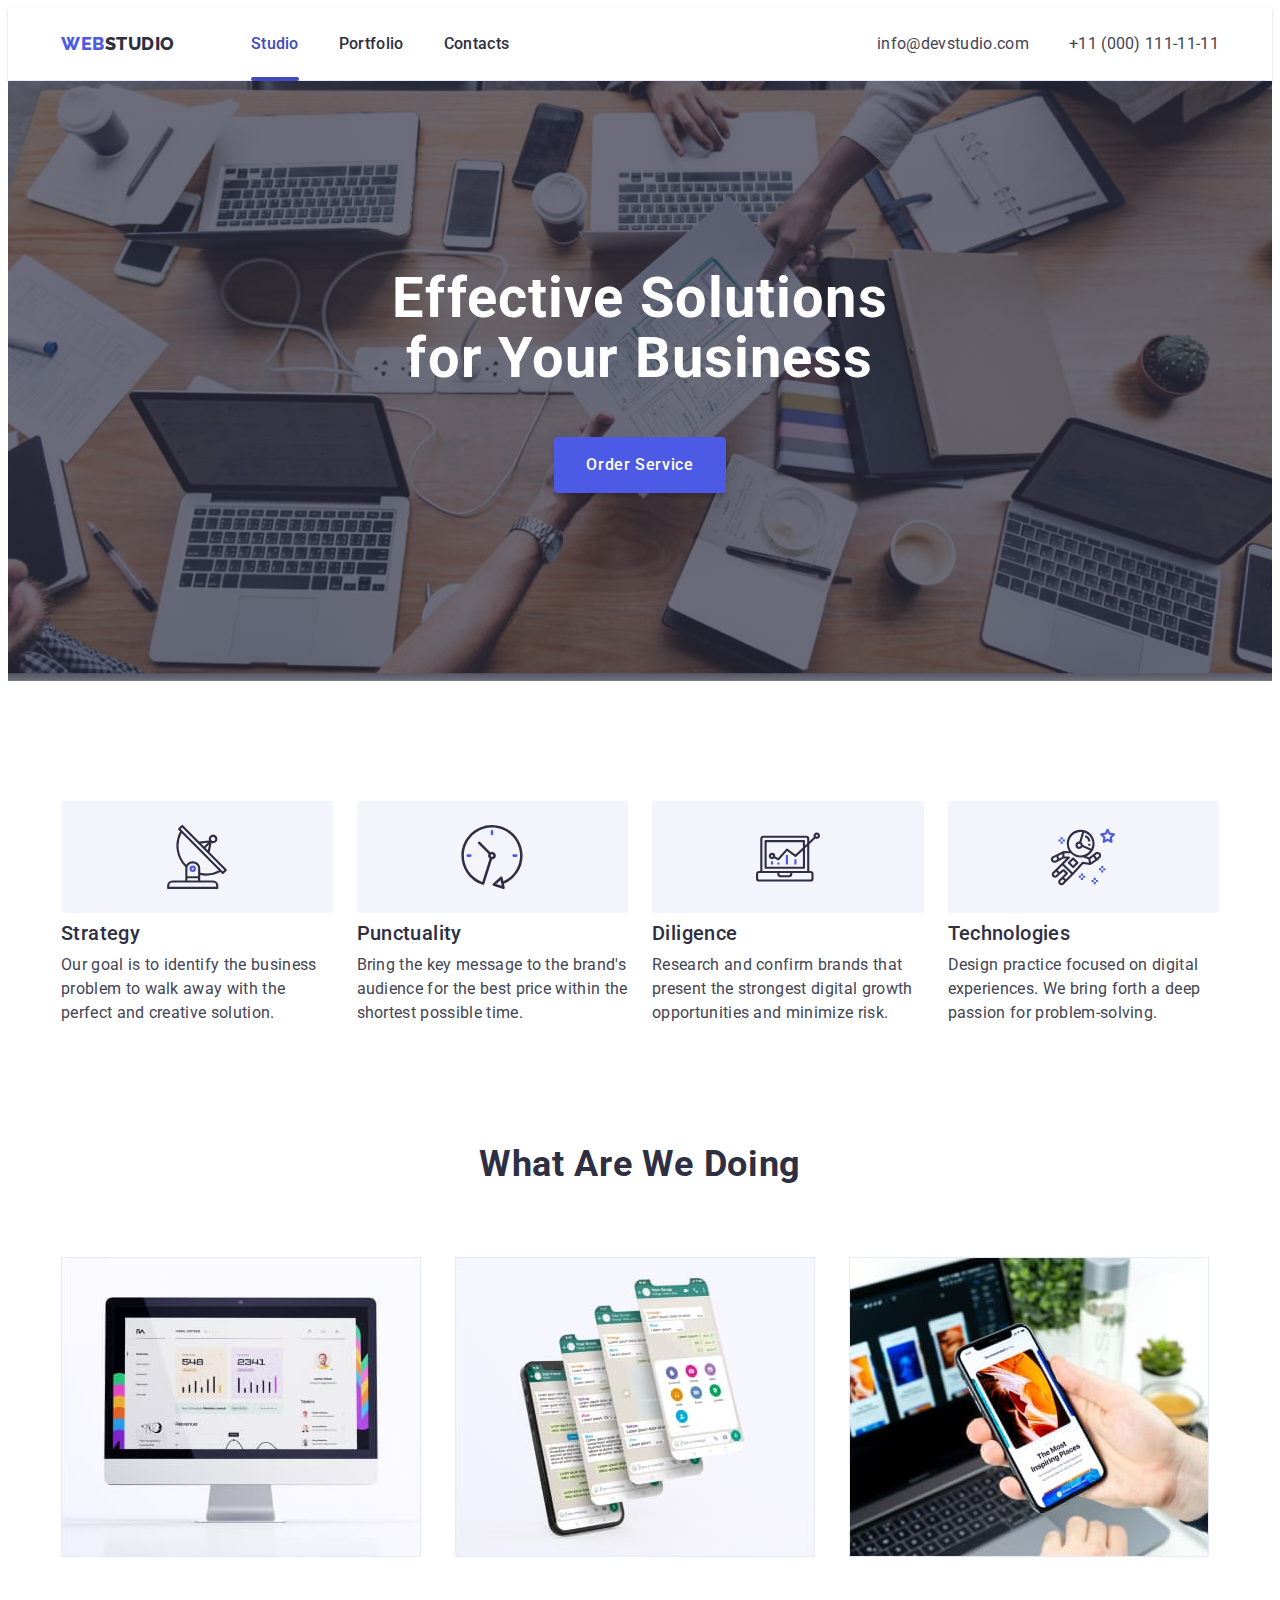
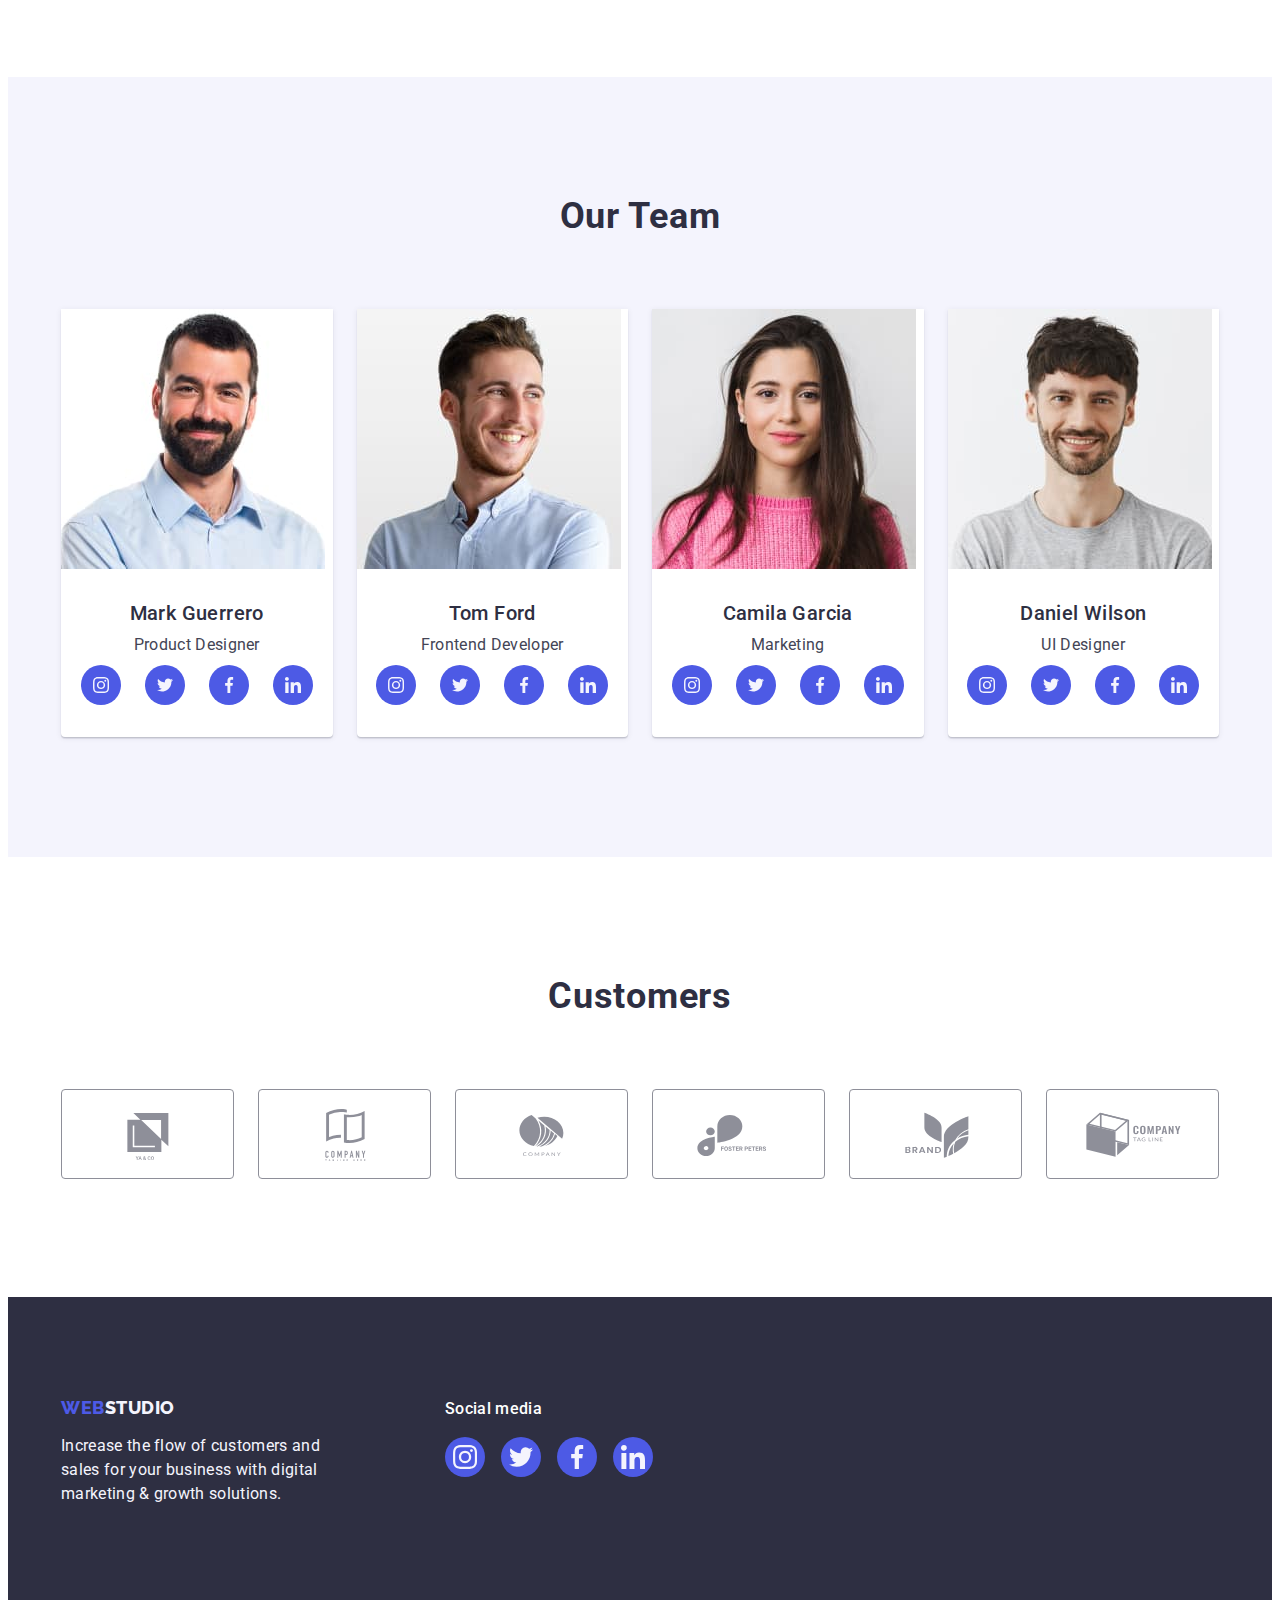
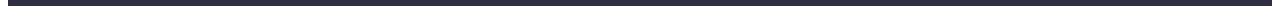
<file: index.html>
<!DOCTYPE html>
<html lang="en">
  <head>
    <meta charset="UTF-8" />
    <meta http-equiv="X-UA-Compatible" content="IE=edge" />
    <meta name="viewport" content="width=device-width, initial-scale=1.0" />
    <link rel="preconnect" href="https://fonts.googleapis.com" />
    <link rel="preconnect" href="https://fonts.gstatic.com" crossorigin />
    <link
      href="https://fonts.googleapis.com/css2?family=Raleway:wght@800&family=Roboto:wght@400;500;700;900&display=swap"
      rel="stylesheet"
    />
    <link
      rel="stylesheet"
      href="https://cdnjs.cloudflare.com/ajax/libs/modern-normalize/2.0.0/modern-normalize.min.css"
      integrity="sha512-4xo8blKMVCiXpTaLzQSLSw3KFOVPWhm/TRtuPVc4WG6kUgjH6J03IBuG7JZPkcWMxJ5huwaBpOpnwYElP/m6wg=="
      crossorigin="anonymous"
      referrerpolicy="no-referrer"
    />
    <link rel="stylesheet" href="./css/styles.css" />
    <title>Web Studio</title>
  </head>
  <body>
    <!-- Header -->
    <header class="header">
      <div class="container header-container">
        <nav class="header-nav">
          <a class="logo-link link" href="./index.html"
            >Web<span class="color-logo-header">Studio</span></a
          >
          <ul class="nav-list list">
            <li>
              <a class="nav-link link current" href="./index.html">Studio</a>
            </li>
            <li>
              <a class="nav-link link" href="./portfolio.html">Portfolio</a>
            </li>
            <li><a class="nav-link link" href="">Contacts</a></li>
          </ul>
        </nav>

        <address class="contacts">
          <ul class="contacts-list list">
            <li>
              <a
                class="contacts-link link"
                href="mailto:info@devstudio.com"
                target="_blank"
                >info@devstudio.com</a
              >
            </li>
            <li>
              <a
                class="contacts-link link"
                href="tel:+110001111111"
                target="_blank"
                >+11 (000) 111-11-11</a
              >
            </li>
          </ul>
        </address>
      </div>
    </header>

    <!-- Main content -->
    <main>
      <!--Hero  -->
      <section class="hero">
        <div class="container hero-container">
          <h1 class="hero-title">Effective Solutions for Your Business</h1>
          <button class="hero-btn" type="button" data-modal-open>
            Order Service
          </button>
        </div>
      </section>

      <!-- Our advantages -->
      <section class="advant">
        <div class="container">
          <h2 class="visually-hidden">Our advantages</h2>
          <ul class="advant-list list">
            <li class="advant-item">
              <div class="advant-icons">
                <svg width="64" height="64">
                  <use href="./images/icons.svg#icon-antenna"></use>
                </svg>
              </div>
              <h3 class="advant-title">Strategy</h3>
              <p class="advant-text">
                Our goal is to identify the business problem to walk away with
                the perfect and creative solution.
              </p>
            </li>
            <li class="advant-item">
              <div class="advant-icons">
                <svg width="64" height="64">
                  <use href="./images/icons.svg#icon-clock"></use>
                </svg>
              </div>
              <h3 class="advant-title">Punctuality</h3>
              <p class="advant-text">
                Bring the key message to the brand's audience for the best price
                within the shortest possible time.
              </p>
            </li>
            <li class="advant-item">
              <div class="advant-icons">
                <svg width="64" height="64">
                  <use href="./images/icons.svg#icon-diagram"></use>
                </svg>
              </div>
              <h3 class="advant-title">Diligence</h3>
              <p class="advant-text">
                Research and confirm brands that present the strongest digital
                growth opportunities and minimize risk.
              </p>
            </li>
            <li class="advant-item">
              <div class="advant-icons">
                <svg width="64" height="64">
                  <use href="./images/icons.svg#icon-astronaut"></use>
                </svg>
              </div>
              <h3 class="advant-title">Technologies</h3>
              <p class="advant-text">
                Design practice focused on digital experiences. We bring forth a
                deep passion for problem-solving.
              </p>
            </li>
          </ul>
        </div>
      </section>
      <!-- About us -->
      <section class="about-us">
        <div class="container">
          <h2 class="about-title">What are we doing</h2>
          <ul class="about-list list">
            <li class="about-item">
              <img
                src="./images/img-1.jpg"
                alt="iMac photo"
                width="360"
                height="300"
              />
            </li>
            <li class="about-item">
              <img
                src="./images/img-2.jpg"
                alt="smartphone"
                width="360"
                height="300"
              />
            </li>
            <li class="about-item">
              <img
                src="./images/img-3.jpg"
                alt="notebook and smartphone"
                width="360"
                height="300"
              />
            </li>
          </ul>
        </div>
      </section>

      <!-- Our Team -->
      <section class="our-team">
        <div class="container">
          <h2 class="team-title">Our Team</h2>
          <ul class="team-list list">
            <li class="team-item">
              <img
                src="./images/team-1.jpg"
                alt="Mark Guerrero of photo"
                width="264"
                height="260"
              />
              <div class="team-content">
                <h3 class="team-name">Mark Guerrero</h3>
                <p class="team-position">Product Designer</p>
                <ul class="team-social-list">
                  <li class="team-social-item">
                    <a class="team-social-link" href="">
                      <svg class="team-social-icons" width="16" height="16">
                        <use href="./images/icons.svg#icon-instagram"></use>
                      </svg>
                    </a>
                  </li>
                  <li class="team-social-item">
                    <a class="team-social-link" href="">
                      <svg class="team-social-icons" width="16" height="16">
                        <use href="./images/icons.svg#icon-twitter"></use>
                      </svg>
                    </a>
                  </li>
                  <li class="team-social-item">
                    <a class="team-social-link" href="">
                      <svg class="team-social-icons" width="16" height="16">
                        <use href="./images/icons.svg#icon-facebook"></use>
                      </svg>
                    </a>
                  </li>
                  <li class="team-social-item">
                    <a class="team-social-link" href="">
                      <svg class="team-social-icons" width="16" height="16">
                        <use href="./images/icons.svg#icon-linkedin"></use>
                      </svg>
                    </a>
                  </li>
                </ul>
              </div>
            </li>
            <li class="team-item">
              <img
                src="./images/team-2.jpg"
                alt="Tom Ford of photo"
                width="264"
                height="260"
              />
              <div class="team-content">
                <h3 class="team-name">Tom Ford</h3>
                <p class="team-position">Frontend Developer</p>
                <ul class="team-social-list">
                  <li class="team-social-item">
                    <a class="team-social-link" href="">
                      <svg class="team-social-icons" width="16" height="16">
                        <use href="./images/icons.svg#icon-instagram"></use>
                      </svg>
                    </a>
                  </li>
                  <li class="team-social-item">
                    <a class="team-social-link" href="">
                      <svg class="team-social-icons" width="16" height="16">
                        <use href="./images/icons.svg#icon-twitter"></use>
                      </svg>
                    </a>
                  </li>
                  <li class="team-social-item">
                    <a class="team-social-link" href="">
                      <svg class="team-social-icons" width="16" height="16">
                        <use href="./images/icons.svg#icon-facebook"></use>
                      </svg>
                    </a>
                  </li>
                  <li class="team-social-item">
                    <a class="team-social-link" href="">
                      <svg class="team-social-icons" width="16" height="16">
                        <use href="./images/icons.svg#icon-linkedin"></use>
                      </svg>
                    </a>
                  </li>
                </ul>
              </div>
            </li>
            <li class="team-item">
              <img
                src="./images/team-3.jpg"
                alt="Camila Garcia of photo"
                width="264"
                height="260"
              />
              <div class="team-content">
                <h3 class="team-name">Camila Garcia</h3>
                <p class="team-position">Marketing</p>
                <ul class="team-social-list">
                  <li class="team-social-item">
                    <a class="team-social-link" href="">
                      <svg class="team-social-icons" width="16" height="16">
                        <use href="./images/icons.svg#icon-instagram"></use>
                      </svg>
                    </a>
                  </li>
                  <li class="team-social-item">
                    <a class="team-social-link" href="">
                      <svg class="team-social-icons" width="16" height="16">
                        <use href="./images/icons.svg#icon-twitter"></use>
                      </svg>
                    </a>
                  </li>
                  <li class="team-social-item">
                    <a class="team-social-link" href="">
                      <svg class="team-social-icons" width="16" height="16">
                        <use href="./images/icons.svg#icon-facebook"></use>
                      </svg>
                    </a>
                  </li>
                  <li class="team-social-item">
                    <a class="team-social-link" href="">
                      <svg class="team-social-icons" width="16" height="16">
                        <use href="./images/icons.svg#icon-linkedin"></use>
                      </svg>
                    </a>
                  </li>
                </ul>
              </div>
            </li>
            <li class="team-item">
              <img
                src="./images/team-4.jpg"
                alt="Daniel Wilson of photo"
                width="264"
                height="260"
              />
              <div class="team-content">
                <h3 class="team-name">Daniel Wilson</h3>
                <p class="team-position">UI Designer</p>
                <ul class="team-social-list">
                  <li class="team-social-item">
                    <a class="team-social-link" href="">
                      <svg class="team-social-icons" width="16" height="16">
                        <use href="./images/icons.svg#icon-instagram"></use>
                      </svg>
                    </a>
                  </li>
                  <li class="team-social-item">
                    <a class="team-social-link" href="">
                      <svg class="team-social-icons" width="16" height="16">
                        <use href="./images/icons.svg#icon-twitter"></use>
                      </svg>
                    </a>
                  </li>
                  <li class="team-social-item">
                    <a class="team-social-link" href="">
                      <svg class="team-social-icons" width="16" height="16">
                        <use href="./images/icons.svg#icon-facebook"></use>
                      </svg>
                    </a>
                  </li>
                  <li class="team-social-item">
                    <a class="team-social-link" href="">
                      <svg class="team-social-icons" width="16" height="16">
                        <use href="./images/icons.svg#icon-linkedin"></use>
                      </svg>
                    </a>
                  </li>
                </ul>
              </div>
            </li>
          </ul>
        </div>
      </section>
      <!-- Customers -->
      <section class="customers">
        <div class="container">
          <h2 class="customers-title">Customers</h2>
          <ul class="customers-list">
            <li class="customers-item">
              <a class="customers-link" href="">
                <svg class="customers-icons" width="104" height="56">
                  <use href="./images/icons.svg#icon-logo"></use>
                </svg>
              </a>
            </li>
            <li class="customers-item">
              <a class="customers-link" href="">
                <svg class="customers-icons" width="104" height="56">
                  <use href="./images/icons.svg#icon-logo-1"></use>
                </svg>
              </a>
            </li>
            <li class="customers-item">
              <a class="customers-link" href="">
                <svg class="customers-icons" width="104" height="56">
                  <use href="./images/icons.svg#icon-logo-2"></use>
                </svg>
              </a>
            </li>
            <li class="customers-item">
              <a class="customers-link" href="">
                <svg class="customers-icons" width="104" height="56">
                  <use href="./images/icons.svg#icon-logo-3"></use>
                </svg>
              </a>
            </li>
            <li class="customers-item">
              <a class="customers-link" href="">
                <svg class="customers-icons" width="104" height="56">
                  <use href="./images/icons.svg#icon-logo-4"></use>
                </svg>
              </a>
            </li>
            <li class="customers-item">
              <a class="customers-link" href="">
                <svg class="customers-icons" width="104" height="56">
                  <use href="./images/icons.svg#icon-logo-5"></use>
                </svg>
              </a>
            </li>
          </ul>
        </div>
      </section>
    </main>
    <!-- Footer -->
    <footer class="footer">
      <div class="container footer-container">
        <div class="content-footer">
          <a class="footer-logo link" href="./index.html"
            >Web<span class="color-logo-footer">Studio</span></a
          >
          <p class="footer-text">
            Increase the flow of customers and sales for your business with
            digital marketing & growth solutions.
          </p>
        </div>
        <div class="social-footer">
          <p class="social-text-footer">Social media</p>
          <ul class="social-list-footet">
            <li class="social-item-footer">
              <a class="social-link-footer" href="">
                <svg class="social-icons-footer" width="24" height="24">
                  <use href="./images/icons.svg#icon-instagram-footer"></use>
                </svg>
              </a>
            </li>
            <li class="social-item-footer">
              <a class="social-link-footer" href="">
                <svg class="social-icons-footer" width="24" height="24">
                  <use href="./images/icons.svg#icon-twitter-footer"></use>
                </svg>
              </a>
            </li>
            <li class="social-item-footer">
              <a class="social-link-footer" href="">
                <svg class="social-icons-footer" width="24" height="24">
                  <use href="./images/icons.svg#icon-facebook-footer"></use>
                </svg>
              </a>
            </li>
            <li class="social-item-footer">
              <a class="social-link-footer" href="">
                <svg class="social-icons-footer" width="24" height="24">
                  <use href="./images/icons.svg#icon-linkedin-footer"></use>
                </svg>
              </a>
            </li>
          </ul>
        </div>
      </div>
    </footer>
    <div class="backdrop is-hidden" data-modal>
      <div class="modal">
        <button type="button" class="modal-btn" data-modal-close>
          <svg class="icon-close" width="8" height="8">
            <use href="./images/icons.svg#icon-close"></use>
          </svg>
        </button>
      </div>
    </div>
    <script src="./js/modal.js"></script>
  </body>
</html>
</file>
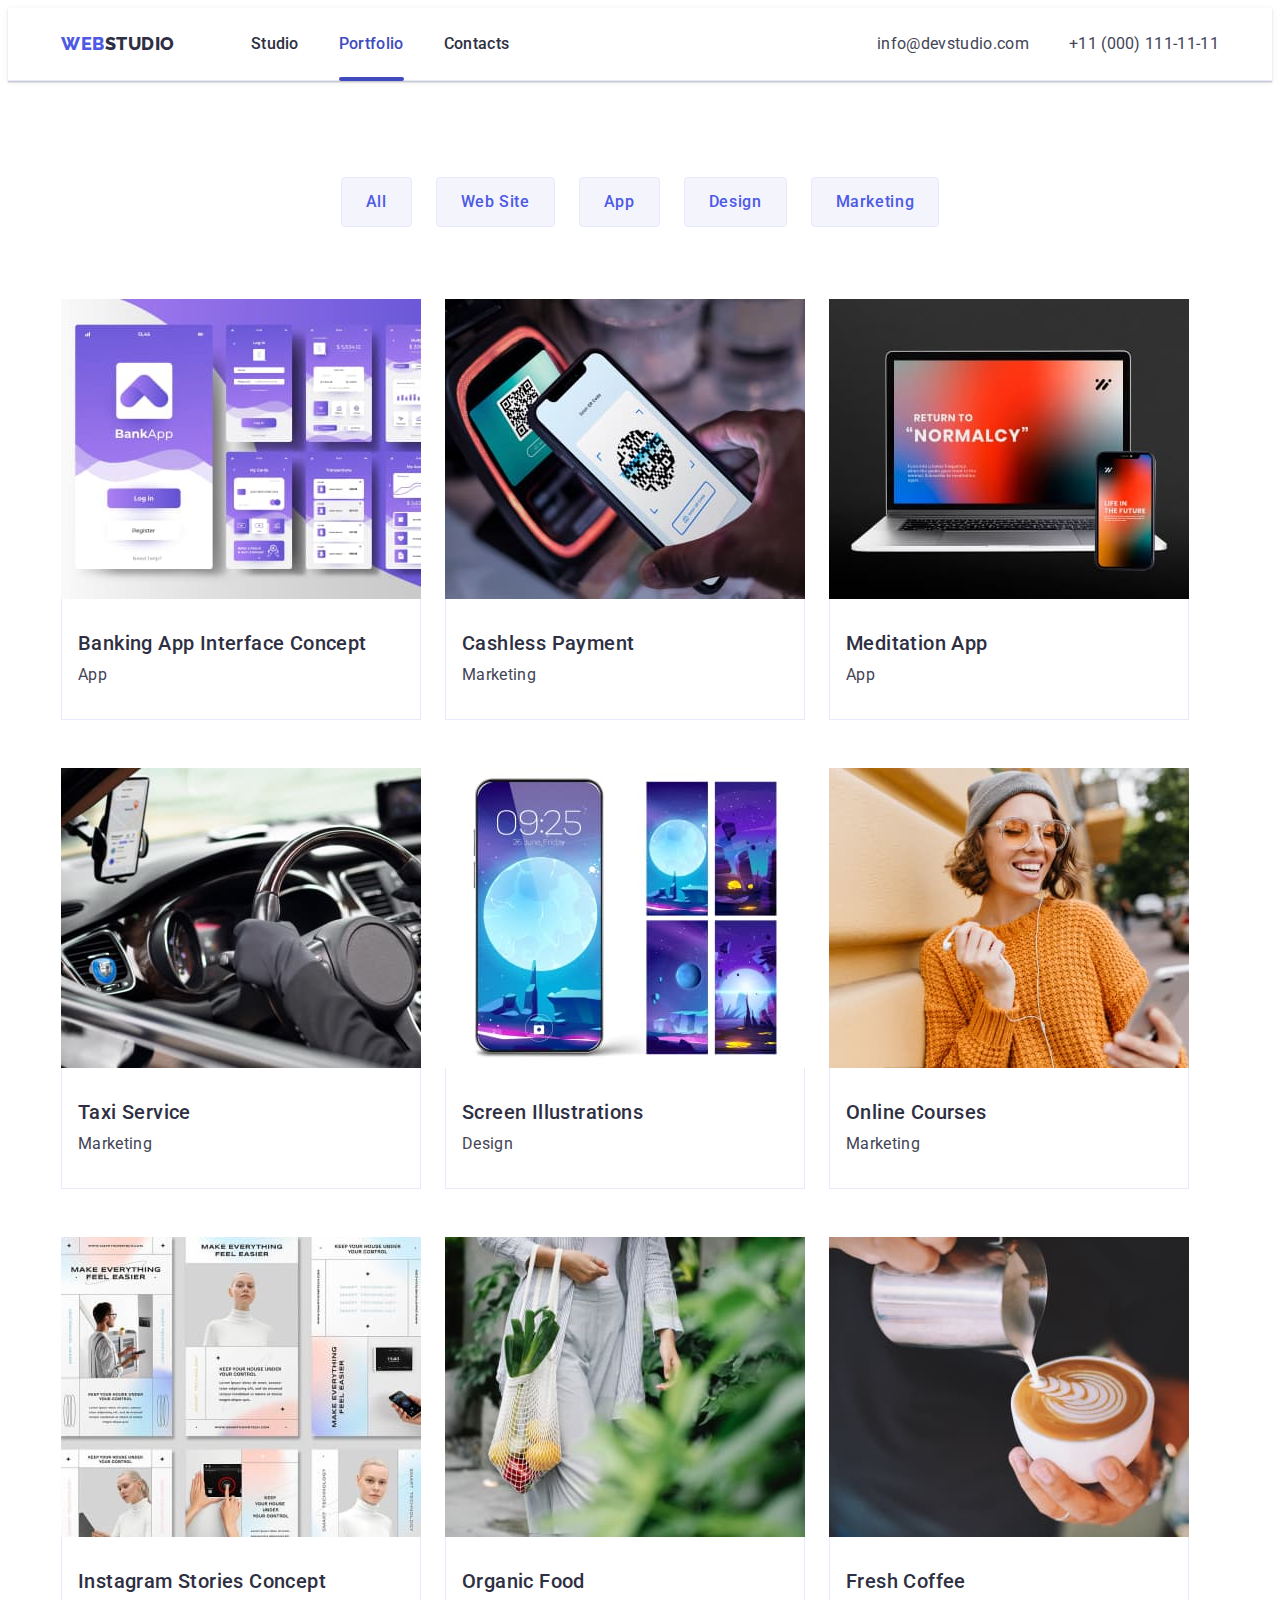
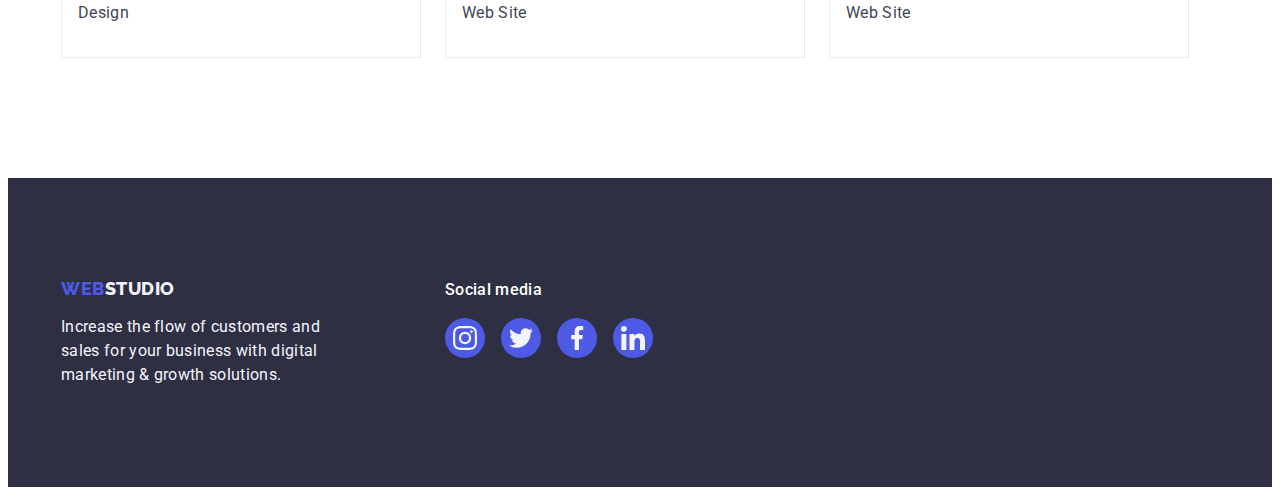
<file: portfolio.html>
<!DOCTYPE html>
<html lang="en">
  <head>
    <meta charset="UTF-8" />
    <meta http-equiv="X-UA-Compatible" content="IE=edge" />
    <meta name="viewport" content="width=device-width, initial-scale=1.0" />
    <link rel="preconnect" href="https://fonts.googleapis.com" />
    <link rel="preconnect" href="https://fonts.gstatic.com" crossorigin />
    <link
      href="https://fonts.googleapis.com/css2?family=Raleway:wght@800&family=Roboto:wght@400;500;700;900&display=swap"
      rel="stylesheet"
    />
    <link
      rel="stylesheet"
      href="https://cdnjs.cloudflare.com/ajax/libs/modern-normalize/2.0.0/modern-normalize.min.css"
      integrity="sha512-4xo8blKMVCiXpTaLzQSLSw3KFOVPWhm/TRtuPVc4WG6kUgjH6J03IBuG7JZPkcWMxJ5huwaBpOpnwYElP/m6wg=="
      crossorigin="anonymous"
      referrerpolicy="no-referrer"
    />
    <link rel="stylesheet" href="./css/styles.css" />
    <title>Portfolio</title>
  </head>
  <body>
    <!-- Header -->
    <header class="header">
      <div class="container header-container">
        <nav class="header-nav">
          <a class="logo-link link" href="./index.html"
            >Web<span class="color-logo-header">Studio</span></a
          >
          <ul class="nav-list list">
            <li><a class="nav-link link" href="./index.html">Studio</a></li>
            <li>
              <a class="nav-link link current" href="./portfolio.html"
                >Portfolio</a
              >
            </li>
            <li><a class="nav-link link" href="">Contacts</a></li>
          </ul>
        </nav>

        <address class="contacts">
          <ul class="contacts-list list">
            <li>
              <a
                class="contacts-link link"
                href="mailto:info@devstudio.com"
                target="_blank"
                >info@devstudio.com</a
              >
            </li>
            <li>
              <a
                class="contacts-link link"
                href="tel:+110001111111"
                target="_blank"
                >+11 (000) 111-11-11</a
              >
            </li>
          </ul>
        </address>
      </div>
    </header>

    <!-- Main Content -->
    <main>
      <section class="portfolio">
        <div class="container">
          <h1 class="visually-hidden">Portfolio</h1>
          <!-- Filters -->
          <ul class="filters-list list">
            <li><button class="filters-btn" type="button">All</button></li>
            <li><button class="filters-btn" type="button">Web Site</button></li>
            <li><button class="filters-btn" type="button">App</button></li>
            <li><button class="filters-btn" type="button">Design</button></li>
            <li>
              <button class="filters-btn" type="button">Marketing</button>
            </li>
          </ul>
          <ul class="portfolio-list list">
            <li class="portfolio-item">
              <a class="portfolio-link link" href="">
                <div class="portfolio-cover-block">
                  <img
                    src="./images/portfolio-1.jpg"
                    alt="Banking App Interface Concept"
                    width="360"
                    height="300"
                  />
                  <p class="portfolio-cover-text">
                    14 Stylish and User-Friendly App Design Concepts · Task
                    Manager App · Calorie Tracker App · Exotic Fruit Ecommerce
                    App · Cloud Storage App
                  </p>
                </div>
                <div class="portfolio-content">
                  <h2 class="portfolio-title">Banking App Interface Concept</h2>
                  <p class="portfolio-text">App</p>
                </div>
              </a>
            </li>
            <li class="portfolio-item">
              <a class="portfolio-link link" href="">
                <div class="portfolio-cover-block">
                  <img
                    src="./images/portfolio-2.jpg"
                    alt="Cashless Payment"
                    width="360"
                    height="300"
                  />
                  <p class="portfolio-cover-text">
                    14 Stylish and User-Friendly App Design Concepts · Task
                    Manager App · Calorie Tracker App · Exotic Fruit Ecommerce
                    App · Cloud Storage App
                  </p>
                </div>
                <div class="portfolio-content">
                  <h2 class="portfolio-title">Cashless Payment</h2>
                  <p class="portfolio-text">Marketing</p>
                </div>
              </a>
            </li>
            <li class="portfolio-item">
              <a class="portfolio-link link" href="">
                <div class="portfolio-cover-block">
                  <img
                    src="./images/portfolio-3.jpg"
                    alt="Meditation App"
                    width="360"
                    height="300"
                  />
                  <p class="portfolio-cover-text">
                    14 Stylish and User-Friendly App Design Concepts · Task
                    Manager App · Calorie Tracker App · Exotic Fruit Ecommerce
                    App · Cloud Storage App
                  </p>
                </div>
                <div class="portfolio-content">
                  <h2 class="portfolio-title">Meditation App</h2>
                  <p class="portfolio-text">App</p>
                </div>
              </a>
            </li>
            <li class="portfolio-item">
              <a class="portfolio-link link" href="">
                <div class="portfolio-cover-block">
                  <img
                    src="./images/portfolio-4.jpg"
                    alt="Taxi Service"
                    width="360"
                    height="300"
                  />
                  <p class="portfolio-cover-text">
                    14 Stylish and User-Friendly App Design Concepts · Task
                    Manager App · Calorie Tracker App · Exotic Fruit Ecommerce
                    App · Cloud Storage App
                  </p>
                </div>
                <div class="portfolio-content">
                  <h2 class="portfolio-title">Taxi Service</h2>
                  <p class="portfolio-text">Marketing</p>
                </div>
              </a>
            </li>
            <li class="portfolio-item">
              <a class="portfolio-link link" href="">
                <div class="portfolio-cover-block">
                  <img
                    src="./images/portfolio-5.jpg"
                    alt="Screen Illustrations"
                    width="360"
                    height="300"
                  />
                  <p class="portfolio-cover-text">
                    14 Stylish and User-Friendly App Design Concepts · Task
                    Manager App · Calorie Tracker App · Exotic Fruit Ecommerce
                    App · Cloud Storage App
                  </p>
                </div>
                <div class="portfolio-content">
                  <h2 class="portfolio-title">Screen Illustrations</h2>
                  <p class="portfolio-text">Design</p>
                </div>
              </a>
            </li>
            <li class="portfolio-item">
              <a class="portfolio-link link" href="">
                <div class="portfolio-cover-block">
                  <img
                    src="./images/portfolio-6.jpg"
                    alt="Online Courses"
                    width="360"
                    height="300"
                  />
                  <p class="portfolio-cover-text">
                    14 Stylish and User-Friendly App Design Concepts · Task
                    Manager App · Calorie Tracker App · Exotic Fruit Ecommerce
                    App · Cloud Storage App
                  </p>
                </div>
                <div class="portfolio-content">
                  <h2 class="portfolio-title">Online Courses</h2>
                  <p class="portfolio-text">Marketing</p>
                </div>
              </a>
            </li>
            <li class="portfolio-item">
              <a class="portfolio-link link" href="">
                <div class="portfolio-cover-block">
                  <img
                    src="./images/portfolio-7.jpg"
                    alt="Instagram Stories Concept"
                    width="360"
                    height="300"
                  />
                  <p class="portfolio-cover-text">
                    14 Stylish and User-Friendly App Design Concepts · Task
                    Manager App · Calorie Tracker App · Exotic Fruit Ecommerce
                    App · Cloud Storage App
                  </p>
                </div>
                <div class="portfolio-content">
                  <h2 class="portfolio-title">Instagram Stories Concept</h2>
                  <p class="portfolio-text">Design</p>
                </div>
              </a>
            </li>
            <li class="portfolio-item">
              <a class="portfolio-link link" href="">
                <div class="portfolio-cover-block">
                  <img
                    src="./images/portfolio-8.jpg"
                    alt="Organic Food"
                    width="360"
                    height="300"
                  />
                  <p class="portfolio-cover-text">
                    14 Stylish and User-Friendly App Design Concepts · Task
                    Manager App · Calorie Tracker App · Exotic Fruit Ecommerce
                    App · Cloud Storage App
                  </p>
                </div>
                <div class="portfolio-content">
                  <h2 class="portfolio-title">Organic Food</h2>
                  <p class="portfolio-text">Web Site</p>
                </div>
              </a>
            </li>
            <li class="portfolio-item">
              <a class="portfolio-link link" href="">
                <div class="portfolio-cover-block">
                  <img
                    src="./images/portfolio-9.jpg"
                    alt="Fresh Coffee"
                    width="360"
                    height="300"
                  />
                  <p class="portfolio-cover-text">
                    14 Stylish and User-Friendly App Design Concepts · Task
                    Manager App · Calorie Tracker App · Exotic Fruit Ecommerce
                    App · Cloud Storage App
                  </p>
                </div>
                <div class="portfolio-content">
                  <h2 class="portfolio-title">Fresh Coffee</h2>
                  <p class="portfolio-text">Web Site</p>
                </div>
              </a>
            </li>
          </ul>
        </div>
      </section>
    </main>

    <!-- Footer -->
    <footer class="footer">
      <div class="container footer-container">
        <div class="content-footer">
          <a class="footer-logo link" href="./index.html"
            >Web<span class="color-logo-footer">Studio</span></a
          >
          <p class="footer-text">
            Increase the flow of customers and sales for your business with
            digital marketing & growth solutions.
          </p>
        </div>
        <div class="social-footer">
          <p class="social-text-footer">Social media</p>
          <ul class="social-list-footet">
            <li class="social-item-footer">
              <a class="social-link-footer" href="">
                <svg class="social-icons-footer" width="24" height="24">
                  <use href="./images/icons.svg#icon-instagram-footer"></use>
                </svg>
              </a>
            </li>
            <li class="social-item-footer">
              <a class="social-link-footer" href="">
                <svg class="social-icons-footer" width="24" height="24">
                  <use href="./images/icons.svg#icon-twitter-footer"></use>
                </svg>
              </a>
            </li>
            <li class="social-item-footer">
              <a class="social-link-footer" href="">
                <svg class="social-icons-footer" width="24" height="24">
                  <use href="./images/icons.svg#icon-facebook-footer"></use>
                </svg>
              </a>
            </li>
            <li class="social-item-footer">
              <a class="social-link-footer" href="">
                <svg class="social-icons-footer" width="24" height="24">
                  <use href="./images/icons.svg#icon-linkedin-footer"></use>
                </svg>
              </a>
            </li>
          </ul>
        </div>
      </div>
    </footer>
  </body>
</html>
</file>
<file: css/styles.css>
:root {
  --primary-color: #434455;
  --white-color: #ffffff;
  --first-logo-color: #4d5ae5;
  --second-logo-color-header: #2e2f42;
  --second-logo-color-footer: #f4f4fd;
}

body {
  font-family: 'Roboto', sans-serif;
  background: #ffffff;
  color: var(--primary-color);
  font-size: 16px;
  line-height: 1.5;
}

a {
  text-decoration: none;
}
ul {
  list-style-type: none;
  margin-top: 0;
  margin-bottom: 0;
  padding-left: 0;
}
img {
  display: block;
}

.link {
  text-decoration: none;
}
.list {
  list-style-type: none;
}

.container {
  width: 100%;
  max-width: 1158px;
  padding-right: 15px;
  padding-left: 15px;
  margin: 0 auto;
}

p,
h1,
h2,
h3,
h4,
h5,
h6 {
  margin-top: 0;
  margin-bottom: 0;
}

.visually-hidden {
  position: absolute;
  width: 1px;
  height: 1px;
  margin: -1px;
  border: 0;
  padding: 0;
  white-space: nowrap;
  clip-path: inset(100%);
  clip: rect(0 0 0 0);
  overflow: hidden;
}

/* Header */

.header {
  border-bottom: 1px solid #e7e9fc;
  box-shadow: 0px 2px 1px rgba(46, 47, 66, 0.08),
    0px 1px 1px rgba(46, 47, 66, 0.16), 0px 1px 6px rgba(46, 47, 66, 0.08);
}
.header-container {
  display: flex;
}
.header-nav {
  display: flex;
  align-items: center;
}

.logo-link {
  font-family: 'Raleway', sans-serif;
  font-weight: 800;
  font-size: 18px;
  line-height: 1.17;
  letter-spacing: 0.03em;
  text-transform: uppercase;
  color: var(--first-logo-color);
  margin-right: 76px;
  display: block;
  padding: 24px 0;
}
.color-logo-header {
  color: var(--second-logo-color-header);
}
.nav-link {
  font-weight: 500;
  letter-spacing: 0.02em;
  color: var(--second-logo-color-header);
  display: block;
  padding: 24px 0;
  transition: color 250ms cubic-bezier(0.4, 0, 0.2, 1);
}
.nav-list {
  display: flex;
  gap: 40px;
}
.nav-list .nav-link:hover,
.nav-list .nav-link:focus {
  color: #404bbf;
}
.current {
  position: relative;
  color: #404bbf;
}
.current::after {
  content: '';
  position: absolute;
  left: 0;
  bottom: -1px;
  width: 100%;
  height: 4px;
  background-color: #404bbf;
  border-radius: 2px;
}
.contacts {
  font-style: normal;
  margin-left: auto;
}
.contacts-list {
  display: flex;
  gap: 40px;
}
.contacts-link {
  letter-spacing: 0.02em;
  color: var(--primary-color);
  display: block;
  padding: 24px 0;
  transition: color 250ms cubic-bezier(0.4, 0, 0.2, 1);
}
.contacts-list .contacts-link:hover,
.contacts-list .contacts-link:focus {
  color: #404bbf;
}

/* HERO */
.hero {
  background: #2e2f42;
  padding: 188px 0;
  background-image: linear-gradient(
      rgba(46, 47, 66, 0.7),
      rgba(46, 47, 66, 0.7)
    ),
    url(../images/hero-bg.jpg);
  max-width: 1440px;
  background-repeat: no-repeat;
  background-position: center;
  background-size: cover;
  margin: 0 auto;
}
.hero-container {
  display: flex;
  flex-direction: column;
}
.hero-title {
  font-weight: 700;
  font-size: 56px;
  line-height: 1.07;
  text-align: center;
  letter-spacing: 0.02em;
  color: var(--white-color);
  max-width: 496px;
  margin-bottom: 48px;
  margin-left: auto;
  margin-right: auto;
}
.hero-btn {
  font-family: 'Roboto', sans-serif;
  font-weight: 500;
  font-size: 16px;
  line-height: 1.5;
  letter-spacing: 0.04em;
  box-shadow: 0px 4px 4px rgba(0, 0, 0, 0.15);
  border-radius: 4px;
  border: none;
  background: var(--first-logo-color);
  cursor: pointer;
  color: var(--white-color);
  padding: 16px 32px;
  display: block;
  margin: 0 auto;
  min-width: 169px;
  transition: background-color 250ms cubic-bezier(0.4, 0, 0.2, 1);
}
.hero-btn:hover,
.hero-btn:focus {
  background-color: #404bbf;
}

/* Our advantages */

.advant {
  padding-top: 120px;
  padding-bottom: 120px;
}

.advant-list {
  display: flex;
  gap: 24px;
}
.advant-item {
  width: calc((100% - 72px) / 4);
}
.advant-icons {
  display: flex;
  align-items: center;
  justify-content: center;
  height: 112px;
  margin-bottom: 8px;
  background: var(--second-logo-color-footer);
  border-radius: 4px;
}
.advant-title {
  font-weight: 500;
  font-size: 20px;
  line-height: 1.2;
  letter-spacing: 0.02em;
  color: #2e2f42;
  margin-bottom: 8px;
}
.advant-text {
  letter-spacing: 0.02em;
}

/* About us */
.about-us {
  padding-bottom: 120px;
}
.about-title {
  font-weight: 700;
  font-size: 36px;
  line-height: 1.11;
  text-align: center;
  letter-spacing: 0.02em;
  text-transform: capitalize;
  text-align: center;
  color: var(--second-logo-color-header);
  margin-bottom: 72px;
}
.about-list {
  display: flex;
  gap: 24px;
}
.about-item {
  width: calc((100% - 48px) / 3);
}

/* Our Team */
.our-team {
  background: var(--second-logo-color-footer);
  padding: 120px 0;
}
.team-list {
  display: flex;
  gap: 24px;
}
.team-title {
  font-weight: 700;
  font-size: 36px;
  line-height: 1.11;
  text-align: center;
  letter-spacing: 0.02em;
  text-transform: capitalize;
  color: var(--second-logo-color-header);
  margin-bottom: 72px;
}
.team-item {
  background: var(--white-color);
  width: calc((100% - 24px * 3) / 4);
  box-shadow: 0px 1px 6px rgba(46, 47, 66, 0.08),
    0px 1px 1px rgba(46, 47, 66, 0.16), 0px 2px 1px rgba(46, 47, 66, 0.08);
  border-radius: 0px 0px 4px 4px;
}
.team-content {
  padding: 32px 0;
  text-align: center;
}
.team-name {
  font-weight: 500;
  font-size: 20px;
  line-height: 1.2;
  letter-spacing: 0.02em;
  color: var(--second-logo-color-header);
  margin-bottom: 8px;
}
.team-position {
  letter-spacing: 0.02em;
}
.team-social-list {
  display: flex;
  justify-content: center;
  gap: 24px;
  margin-top: 8px;
}
.team-social-item {
  width: 40px;
  height: 40px;
  border-radius: 50%;
  position: relative;
}
.team-social-link {
  display: flex;
  justify-content: center;
  align-items: center;
  width: 100%;
  height: 100%;
  position: absolute;
  top: 50%;
  left: 50%;
  background-color: var(--first-logo-color);
  transform: translate(-50%, -50%);
  border-radius: 50%;
  transition: background-color 250ms cubic-bezier(0.4, 0, 0.2, 1);
}
.team-social-icons {
  fill: var(--second-logo-color-footer);
}
.team-social-link:hover,
.team-social-link:focus {
  background-color: #404bbf;
}
/* Customers */
.customers {
  padding: 120px 0;
}
.customers-title {
  font-weight: 700;
  font-size: 36px;
  line-height: 1.11;
  text-align: center;
  letter-spacing: 0.02em;
  text-transform: capitalize;
  margin-bottom: 72px;
  color: var(--second-logo-color-header);
}
.customers-list {
  display: flex;
  gap: 24px;
}
.customers-item {
  width: calc((100% - 24px * 5) / 6);
  height: 88px;
}
.customers-link {
  display: flex;
  border: 1px solid #8e8f99;
  border-radius: 4px;
  justify-content: center;
  align-items: center;
  height: 100%;
  color: #8e8f99;
  transition: border-color 250ms cubic-bezier(0.4, 0, 0.2, 1),
    color 250ms cubic-bezier(0.4, 0, 0.2, 1);
}
.customers-link:hover,
.customers-link:focus {
  color: #404bbf;
  border-color: #404bbf;
}
.customers-icons {
  fill: currentColor;
}

/* Footer */
.footer {
  background: var(--second-logo-color-header);
  padding: 100px 0;
}
.footer-logo {
  font-family: 'Raleway', sans-serif;
  font-weight: 800;
  font-size: 18px;
  line-height: 1.17;
  letter-spacing: 0.03em;
  text-transform: uppercase;
  color: var(--first-logo-color);
  display: inline-block;
  margin-bottom: 16px;
}
.footer-text {
  letter-spacing: 0.02em;
  color: var(--second-logo-color-footer);
  max-width: 264px;
}
.footer-container {
  display: flex;
  align-items: baseline;
}
.content-footer {
  margin-right: 120px;
}

.social-text-footer {
  font-weight: 500;
  line-height: 1.5;
  letter-spacing: 0.02em;
  color: var(--white-color);
  margin-bottom: 16px;
}
.social-list-footet {
  display: flex;
  justify-content: center;
  gap: 16px;
}
.social-item-footer {
  width: 40px;
  height: 40px;
  border-radius: 50%;
  position: relative;
}
.social-link-footer {
  display: flex;
  justify-content: center;
  align-items: center;
  width: 100%;
  height: 100%;
  position: absolute;
  top: 50%;
  left: 50%;
  background-color: var(--first-logo-color);
  transform: translate(-50%, -50%);
  border-radius: 50%;
  transition: background-color 250ms cubic-bezier(0.4, 0, 0.2, 1);
}
.social-link-footer:hover,
.social-link-footer:focus {
  background-color: #31d0aa;
}
.social-icons-footer {
  fill: var(--second-logo-color-footer);
}

/* Portfolio */
.portfolio {
  padding-top: 96px;
  padding-bottom: 120px;
}
.filters-list {
  display: flex;
  gap: 24px;
  margin-bottom: 72px;
  justify-content: center;
  align-items: center;
}
.filters-btn {
  font-family: 'Roboto', sans-serif;
  font-weight: 500;
  font-size: 16px;
  line-height: 1.5;
  letter-spacing: 0.04em;
  color: var(--first-logo-color);
  background: var(--second-logo-color-footer);
  cursor: pointer;
  padding: 12px 24px;
  border: 1px solid #e7e9fc;
  border-radius: 4px;
  transition: color 250ms cubic-bezier(0.4, 0, 0.2, 1),
    background-color 250ms cubic-bezier(0.4, 0, 0.2, 1),
    border-color 250ms cubic-bezier(0.4, 0, 0.2, 1),
    box-shadow 250ms cubic-bezier(0.4, 0, 0.2, 1);
}
.filters-btn:hover,
.filters-btn:focus {
  color: var(--white-color);
  background-color: #404bbf;
  border-radius: 4px;
  border: 1px solid transparent;
  box-shadow: 0px 3px 1px rgba(0, 0, 0, 0.1), 0px 2px 1px rgba(0, 0, 0, 0.08),
    0px 2px 2px rgba(0, 0, 0, 0.12);
}
.portfolio-list {
  display: flex;
  flex-wrap: wrap;
  gap: 48px 24px;
}
.portfolio-cover-block {
  position: relative;
  overflow: hidden;
}
.portfolio-cover-text {
  line-height: 1.5;
  letter-spacing: 0.02em;
  color: var(--second-logo-color-footer);
  position: absolute;
  background: var(--first-logo-color);
  padding: 40px 32px;
  top: 0;
  left: 0;
  height: 100%;
  transform: translateY(100%);
  transition: transform 250ms cubic-bezier(0.4, 0, 0.2, 1);
}
.portfolio-link {
  display: block;
  transition: box-shadow 250ms cubic-bezier(0.4, 0, 0.2, 1);
}
.portfolio-link:hover,
.portfolio-link:focus {
  box-shadow: 0px 1px 6px rgba(46, 47, 66, 0.08),
    0px 1px 1px rgba(46, 47, 66, 0.16), 0px 2px 1px rgba(46, 47, 66, 0.08);
}
.portfolio-link:hover .portfolio-cover-text,
.portfolio-link:focus .portfolio-cover-text {
  transform: translate(0);
  box-shadow: 0px 1px 6px rgba(46, 47, 66, 0.08),
    0px 1px 1px rgba(46, 47, 66, 0.16), 0px 2px 1px rgba(46, 47, 66, 0.08);
}
.portfolio-content {
  padding: 32px 16px;
  border: 1px solid #e7e9fc;
  border-top: none;
}
.portfolio-title {
  font-weight: 500;
  font-size: 20px;
  line-height: 1.2;
  letter-spacing: 0.02em;
  color: #2e2f42;
  margin-bottom: 8px;
}
.portfolio-text {
  letter-spacing: 0.02em;
  color: var(--primary-color);
}
.color-logo-footer {
  color: var(--second-logo-color-footer);
}

/* Modal */
.backdrop {
  position: fixed;
  top: 0;
  width: 100%;
  height: 100%;
  background: rgba(46, 47, 66, 0.4);
  transition: visibility 250ms cubic-bezier(0.4, 0, 0.2, 1),
    opacity 250ms cubic-bezier(0.4, 0, 0.2, 1);
}

.modal {
  position: absolute;
  top: 50%;
  left: 50%;
  transform: translate(-50%, -50%) scaleY(1);
  width: 408px;
  min-height: 584px;
  background: #fcfcfc;
  box-shadow: 0px 1px 1px rgba(0, 0, 0, 0.14), 0px 1px 3px rgba(0, 0, 0, 0.12),
    0px 2px 1px rgba(0, 0, 0, 0.2);
  border-radius: 4px;
  transition: transform 250ms cubic-bezier(0.4, 0, 0.2, 1);
}
.backdrop .is-hidden .modal {
  transform: translate(-50%, -50%) scaleY(0);
}
.modal-btn {
  position: absolute;
  top: 24px;
  right: 24px;
  width: 24px;
  height: 24px;
  padding: 0;
  display: flex;
  align-items: center;
  justify-content: center;
  background-color: #e7e9fc;
  border: 1px solid rgba(0, 0, 0, 0.1);
  border-radius: 50%;
  cursor: pointer;
  transition: background-color 250ms cubic-bezier(0.4, 0, 0.2, 1),
    border 250ms cubic-bezier(0.4, 0, 0.2, 1);
}
.modal-btn:hover,
.modal-btn:focus {
  background-color: #404bbf;
  color: var(--white-color);
  border: none;
}
.is-hidden {
  visibility: hidden;
  opacity: 0;
  pointer-events: none;
}
.icon-close {
  transition: fill 250ms cubic-bezier(0.4, 0, 0.2, 1);
  fill: currentColor;
}
</file>
